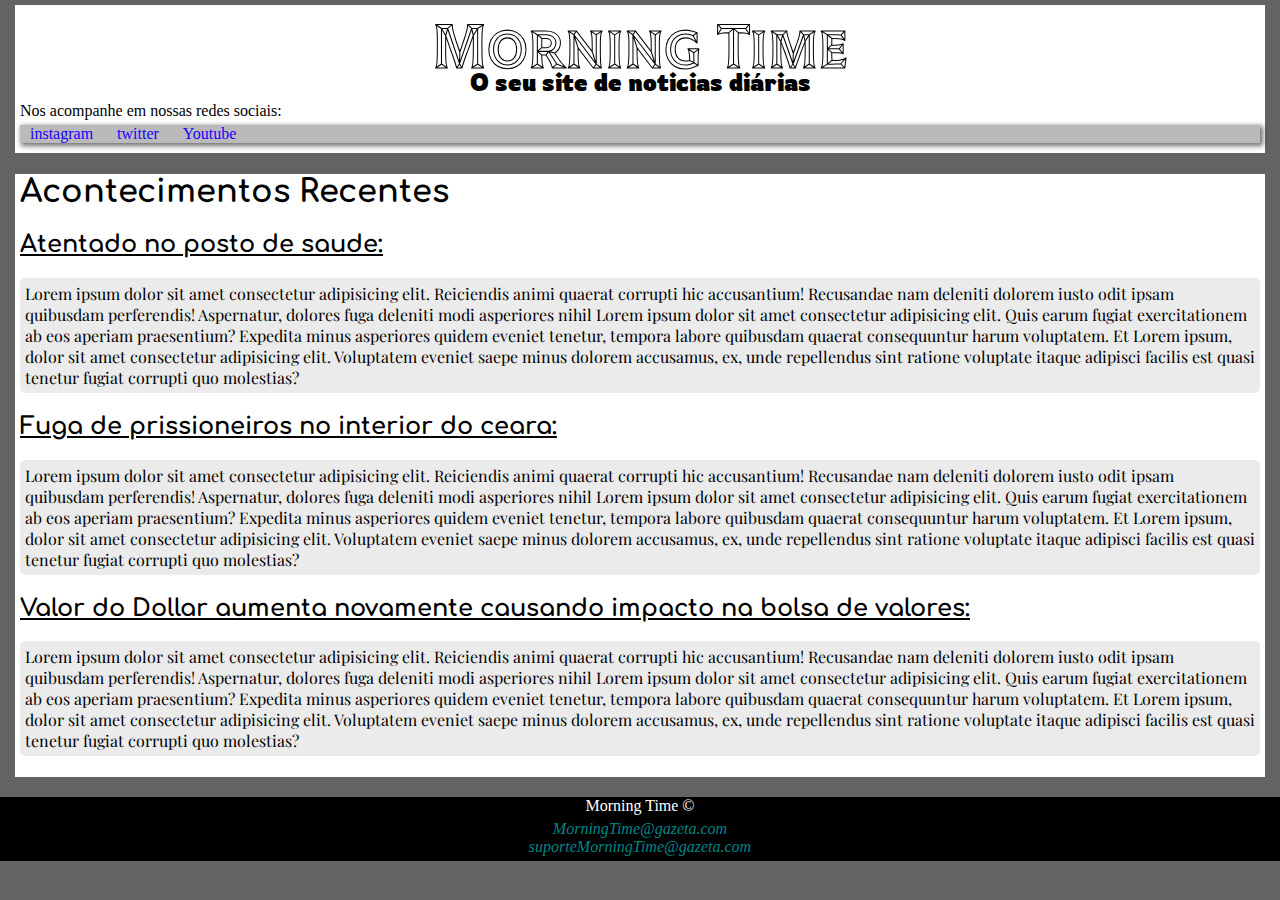
<file: site de noticias/index.html>
<!DOCTYPE html>
<html lang="pt-br">
<head>
    <meta charset="UTF-8">
    <meta name="viewport" content="width=device-width, initial-scale=1.0">
    <title>Morning Time</title>
    <style>
        @import url('https://fonts.googleapis.com/css2?family=Tilt+Prism&display=swap');
        @import url('https://fonts.googleapis.com/css2?family=Comfortaa:wght@300&family=Tilt+Prism&display=swap');
        @import url('https://fonts.googleapis.com/css2?family=Rowdies:wght@300&display=swap');
        @import url('https://fonts.googleapis.com/css2?family=Playfair+Display:ital,wght@1,500&display=swap');
        

        body {
            margin: 0px;
            background-color: rgb(98, 99, 98);
        }

        header {
            background-color: rgb(255, 255, 255);
            margin: 5px 15px;
            padding: 0px 5px 5px 5px;
        }

        header > nav > a {
            text-decoration: none;
            padding: 10px;
            color: rgb(25, 0, 255);
        }

        header > nav {
            background-color: rgb(187, 185, 185);
            box-shadow: 2px 2px 5px 1px #0000008f;
            margin: 0px 0px 5px 0px;
        }

        header > p {
            margin: 5px auto;
        }

        header > h1 {
            font-family: 'Tilt Prism', cursive;
            font-weight: normal;
            font-size: 4em;
            text-align: center;
            margin: 0px;
        }

        header > h2 {
            text-align: center;
            margin:  -18px auto 5px auto;
            font-family: 'Rowdies', cursive;
        }

        header > nav > .linkTwitter:hover {
            color: rgb(36, 153, 255);
            text-decoration: underline;
        }

        header > nav > .linkYoutube:hover {
            color: red;
            text-decoration: underline;
        }

        header > nav > .linkInstagram:hover {
            color: rgb(255, 113, 231);
            text-decoration: underline;
        }

        main {
            background-color: rgb(255, 255, 255);
            margin: 20px 15px;
            padding: 0px 5px 5px 5px;
        }

        main > article > p {
            background-color: rgb(235, 235, 235);
            padding: 5px;
            border-radius: 5px;
            font-family: 'Playfair Display', serif;
            font-weight: normal;
        }

        main > h1 {
            font-family: 'Comfortaa', cursive;
        }

        main > article > h2 {
            text-decoration: underline;
            font-family: 'Comfortaa', cursive;
        }

        footer {
            background-color: black;
            text-align: center;
            padding: 0px 5px 5px 5px;
        }

        footer > p {
            margin: 5px;
            color: white;
        }

        footer > address > a {
            text-decoration: none;
            color: rgb(0, 133, 133);
        }

        footer > address > a:hover {
            color: aquamarine;
            text-decoration: underline;
        }
    </style>
</head>
<body>
    <header>
        <h1>Morning Time</h1>
        <h2>O seu site de noticias diárias</h2>
        <p>Nos acompanhe em nossas redes sociais:</p>
        <nav>
            <a class="linkInstagram" href="#">instagram</a>
            <a class="linkTwitter" href="#">twitter</a>
            <a class="linkYoutube" href="#">Youtube</a>
        </nav>
    </header>
    <main>
        <h1>Acontecimentos Recentes</h1>
        <article>
            <h2>Atentado no posto de saude:</h2>
            <p>Lorem ipsum dolor sit amet consectetur adipisicing elit. Reiciendis animi quaerat corrupti hic accusantium! Recusandae nam deleniti dolorem iusto odit ipsam quibusdam perferendis! Aspernatur, dolores fuga deleniti modi asperiores nihil Lorem ipsum dolor sit amet consectetur adipisicing elit. Quis earum fugiat exercitationem ab eos aperiam praesentium? Expedita minus asperiores quidem eveniet tenetur, tempora labore quibusdam quaerat consequuntur harum voluptatem. Et Lorem ipsum, dolor sit amet consectetur adipisicing elit. Voluptatem eveniet saepe minus dolorem accusamus, ex, unde repellendus sint ratione voluptate itaque adipisci facilis est quasi tenetur fugiat corrupti quo molestias?</p>
        </article>
        <article>
            <h2>Fuga de prissioneiros no interior do ceara:</h2>
            <p>Lorem ipsum dolor sit amet consectetur adipisicing elit. Reiciendis animi quaerat corrupti hic accusantium! Recusandae nam deleniti dolorem iusto odit ipsam quibusdam perferendis! Aspernatur, dolores fuga deleniti modi asperiores nihil Lorem ipsum dolor sit amet consectetur adipisicing elit. Quis earum fugiat exercitationem ab eos aperiam praesentium? Expedita minus asperiores quidem eveniet tenetur, tempora labore quibusdam quaerat consequuntur harum voluptatem. Et Lorem ipsum, dolor sit amet consectetur adipisicing elit. Voluptatem eveniet saepe minus dolorem accusamus, ex, unde repellendus sint ratione voluptate itaque adipisci facilis est quasi tenetur fugiat corrupti quo molestias?</p>
        </article>
        <article>
            <h2>Valor do Dollar aumenta novamente causando impacto na bolsa de valores:</h2>
            <p>Lorem ipsum dolor sit amet consectetur adipisicing elit. Reiciendis animi quaerat corrupti hic accusantium! Recusandae nam deleniti dolorem iusto odit ipsam quibusdam perferendis! Aspernatur, dolores fuga deleniti modi asperiores nihil Lorem ipsum dolor sit amet consectetur adipisicing elit. Quis earum fugiat exercitationem ab eos aperiam praesentium? Expedita minus asperiores quidem eveniet tenetur, tempora labore quibusdam quaerat consequuntur harum voluptatem. Et Lorem ipsum, dolor sit amet consectetur adipisicing elit. Voluptatem eveniet saepe minus dolorem accusamus, ex, unde repellendus sint ratione voluptate itaque adipisci facilis est quasi tenetur fugiat corrupti quo molestias?</p>
        </article>
    </main>
    <footer>
        <p>Morning Time ©</p>
        <address>
            <a href="#">MorningTime@gazeta.com</a><br>
            <a href="#">suporteMorningTime@gazeta.com</a>
        </address>
    </footer>
</body>
</html>
</file>
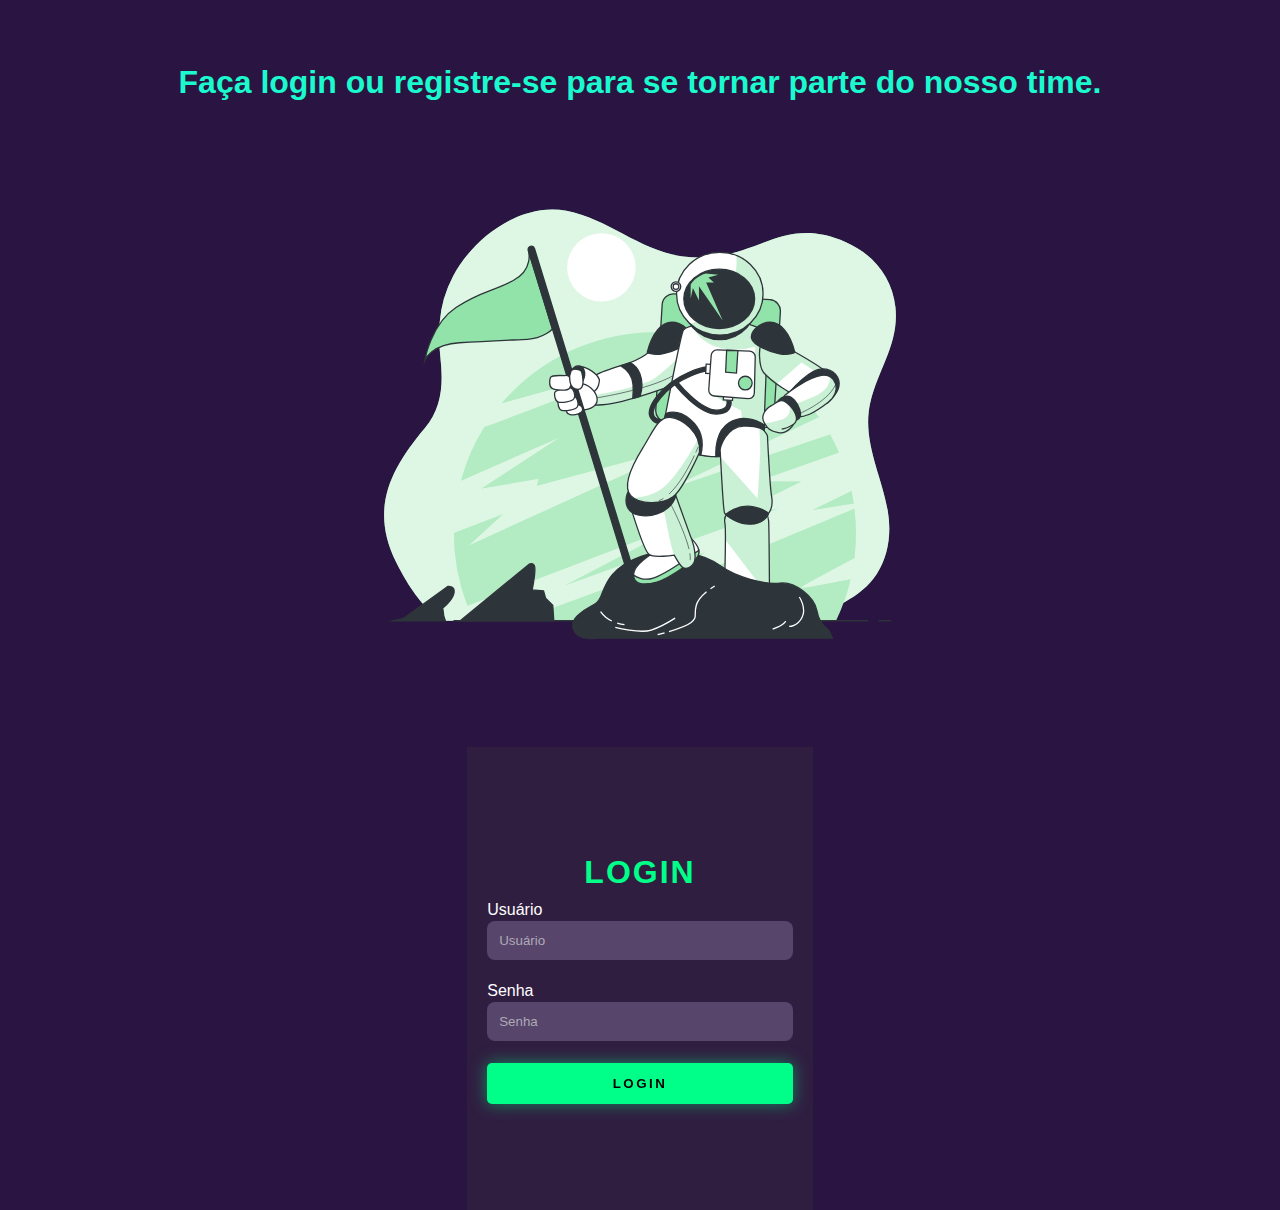
<file: tela de login/index.html>
<!DOCTYPE html>
<html lang="pt-br">
<head>
    <meta charset="UTF-8">
    <meta name="viewport" content="width=device-width, initial-scale=1.0">
    <link rel="stylesheet" media="all" href="styles/style.css">
    <link rel="stylesheet" media="screen and (max-width: 900px)" href="styles/smallscreen.css">
    <title>Login Page</title>
</head>
<body>
    <main>
        <section class="column left">
            <h1>Faça login ou registre-se para se tornar parte do nosso time.</h1>
            <img src="images/Astronaut-bro.svg" alt="imagem de um astronauta segurando uma bandeira">
        </section>
        <section class="column right">
            <h1>LOGIN</h1>
            <form>
                <label for="user">Usuário</label>
                <input type="text" class="input-form" id="user" name="user" placeholder="Usuário" required> <br>
                <label for="pass">Senha</label>
                <input type="password" class="input-form" name="pass" id="pass" placeholder="Senha" required> <br>
                <button>LOGIN</button>
            </form>
        </section>
    </main>
</body>
</html>
</file>
<file: tela de login/styles/style.css>
@charset "UTF-8";

:root {
    --cor-texto1: #00ff88;
    --cor-texto2: #1aface;
}

* {
    padding: 0;
    margin: 0;
    outline: 0;
    box-sizing: border-box;
}

::-webkit-scrollbar {
    width: 0;
    height: 0;
}


body {
    background-color: #2a1441;
    font-family: Arial, Helvetica, sans-serif;
}

main {
    height: 100vh;
    width: 100vw;
    display: flex;
    flex-flow: row wrap;
    flex-grow: 1;
    align-items: center;
    justify-content: center;
    padding: 5%;
}

.left {
    color: var(--cor-texto2);
    display: flex;
    flex-flow: column wrap;
    align-items: center;
    justify-content: center;
}

.left img {
    max-width: 70%;
}

.right {
    padding: 20px;
    background-color: #301e41;
    min-width: 30%;
    min-height: 60%;
    display: flex;
    flex-flow: column wrap;
    justify-content: center;
}

.right form{
    display: flex;
    flex-flow: column wrap;
    justify-content: space-between;
    gap: 2px;
    color: white;
}

.right h1 {
    text-align: center;
    color: var(--cor-texto1);
    margin-bottom: 10px;
    letter-spacing: 2px;
}

.input-form {
    border: 0;
    padding: 12px;
    width: 100%;
    border-radius: 8px;
    background-color: #57456c;
}

::-webkit-input-placeholder {
    color: rgba(206, 206, 206, 0.753);
}

.right button {
    width: 100%;
    border: 0;
    padding: 13px 8px;
    border-radius: 5px;
    letter-spacing: 2.5px;
    font-weight: 900;
    background-color: var(--cor-texto1);
    filter: drop-shadow(0px 0px 8px #00ce6e9c);
    cursor: pointer;
}
</file>
<file: tela de login/styles/smallscreen.css>
main {
    align-content: center;
}

.right {
    min-width: 90%;
    min-height: 40%;
}

.left img {
    max-width: 90%;
}
</file>
